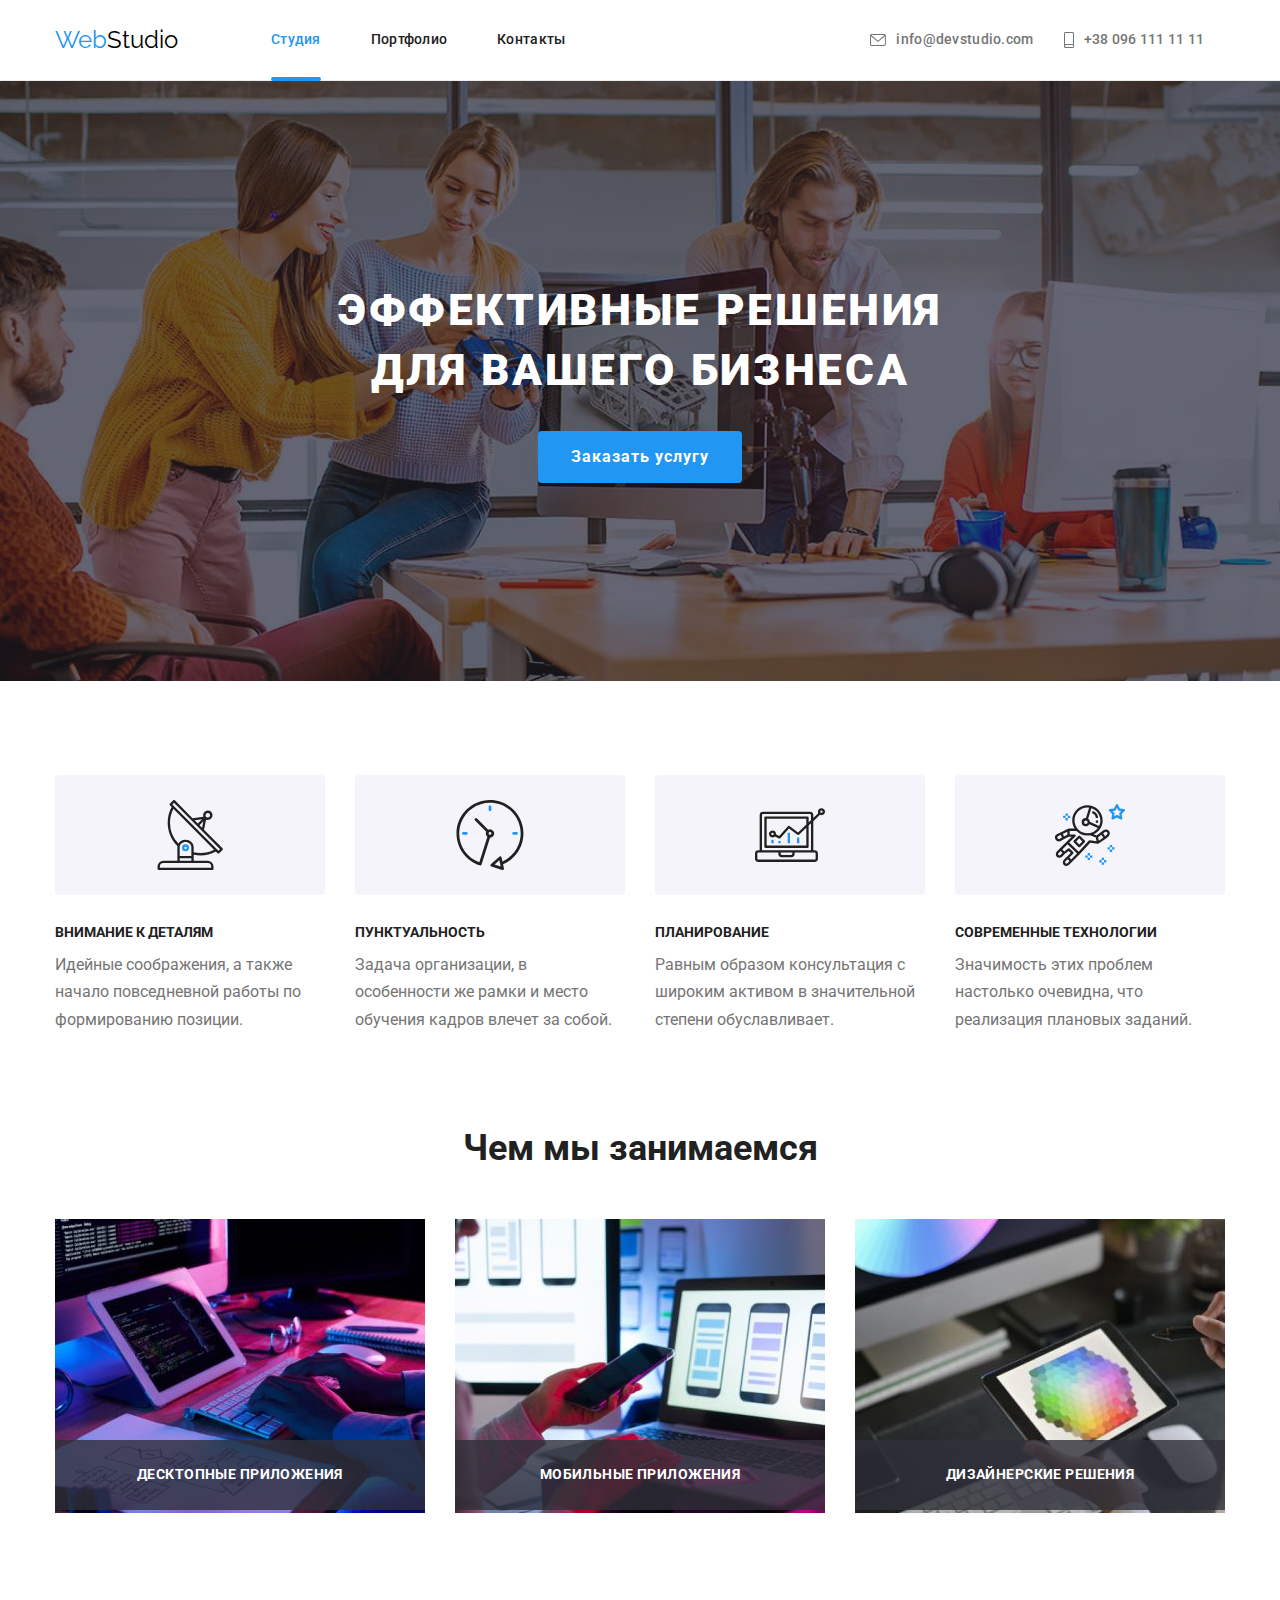
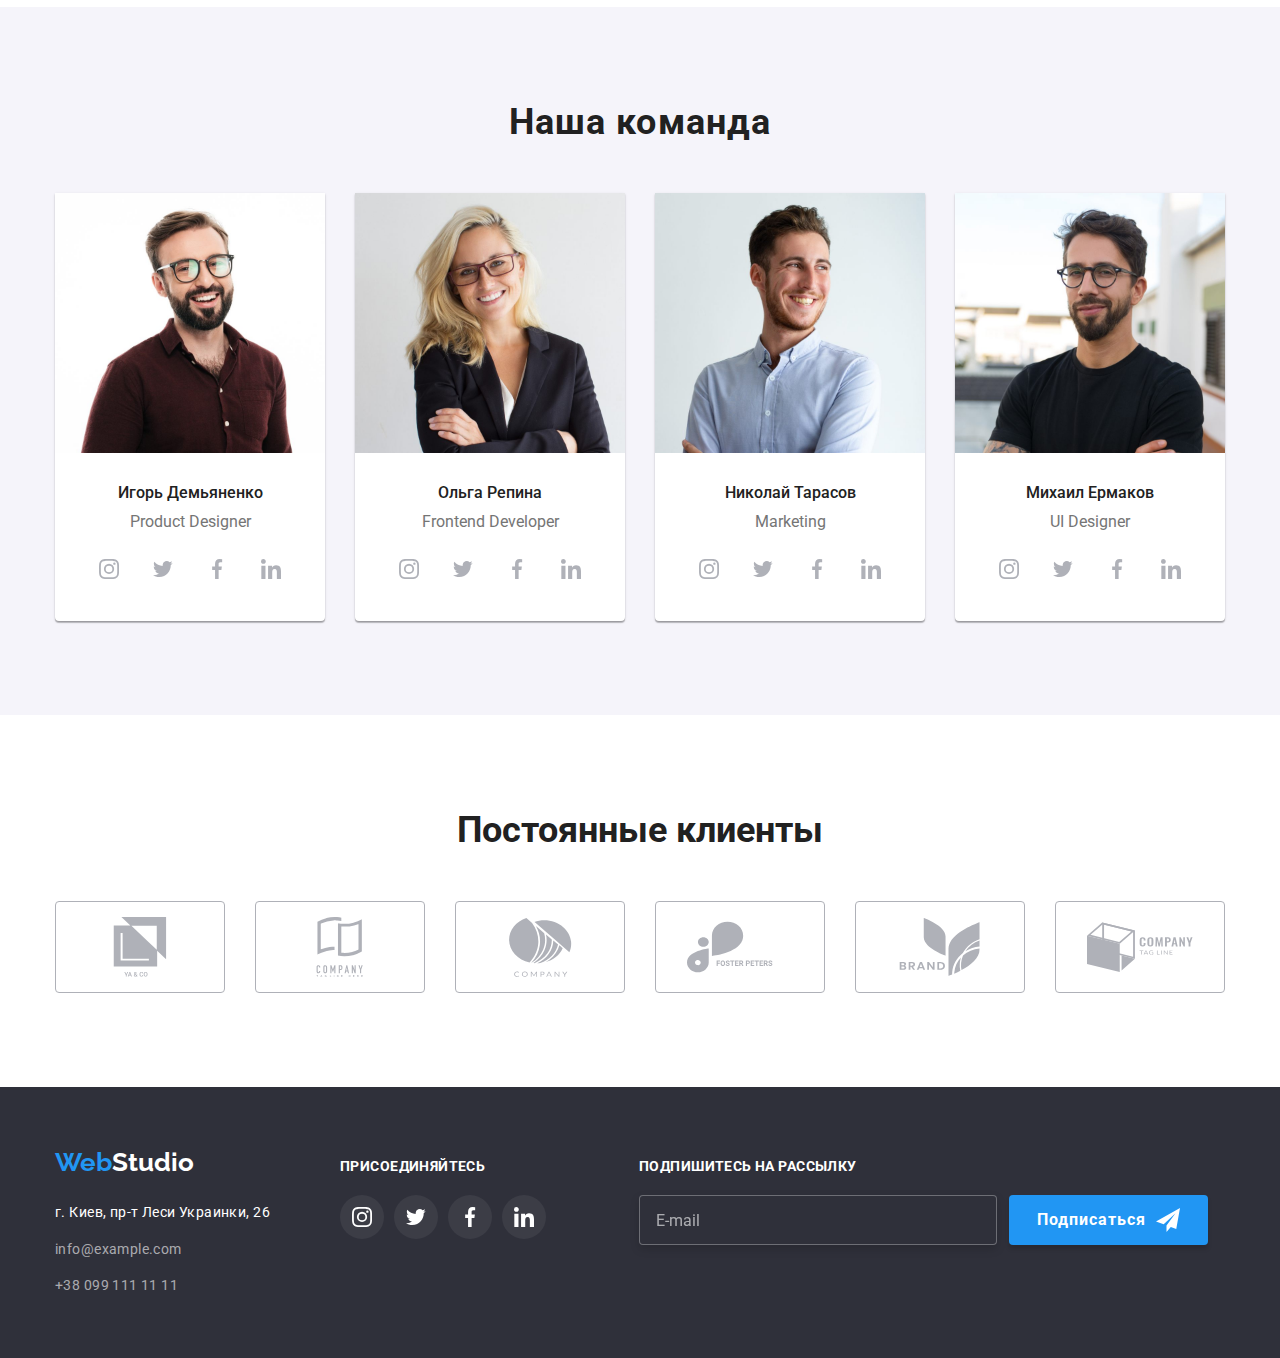
<file: index.html>
<!DOCTYPE html>
<html lang="ru">
  <head>
    <meta charset="UTF-8" />
    <meta name="viewport" content="width=device-width, initial-scale=1.0" />
    <title>WebStudio</title>
    <link rel="preconnect" href="https://fonts.googleapis.com" />
    <link rel="preconnect" href="https://fonts.gstatic.com" crossorigin />
    <link
      href="https://fonts.googleapis.com/css2?family=Raleway:wght@700&family=Roboto:wght@400;500;700;900&display=swap"
      rel="stylesheet"
    />
    <link
      rel="stylesheet"
      href="https://cdnjs.cloudflare.com/ajax/libs/modern-normalize/1.1.0/modern-normalize.css"
      integrity="sha512-Y0MM+V6ymRKN2zStTqzQ227DWhhp4Mzdo6gnlRnuaNCbc+YN/ZH0sBCLTM4M0oSy9c9VKiCvd4Jk44aCLrNS5Q=="
      crossorigin="anonymous"
      referrerpolicy="no-referrer"
    />
    <link rel="stylesheet" href="./css/main.min.css" />
  </head>
  <body>
    <!--Шапка страницы-->
    <header class="header">
      <div class="container">
        <nav class="header-nav">
            <a href="./index.html" class="logo" lang="en">
              Web<span class="logo--black">Studio</span></a>
              <button
                class="mob-menu"
                type="button"
                aria-expanded="false"
                aria-controls="menu-container"
                data-menu-button
              >
                <svg width="40" height="40" aria-label="Меню">
                  <use
                    class="mob-menu__open"
                    href="./images/icons.svg#mob-menu"
                  ></use>
                  <use
                    class="mob-menu__close"
                    href="./images/icons.svg#mob-close"
                  ></use>
                </svg>
              </button>
            <div class="menu-container" id="menu-container" data-menu>
                <ul class="nav-list">
                  <li class="nav-list__item">
                    <a
                      class="nav-list__link nav-list__link--current"
                      href="./index.html"
                      >Студия</a
                    >
                  </li>
                  <li class="nav-list__item">
                    <a class="nav-list__link" href="./portfolio.html">Портфолио</a>
                  </li>
                  <li class="nav-list__item">
                    <a class="nav-list__link" href="./contacts.html">Контакты</a>
                  </li>
                </ul>
                <div class="contact-tumb">
                  <ul class="contact-list">
                    <li class="contact-list__item">
                      <a class="contact-list__link-letter" href="mailto:info@devstudio.com">
                        <svg class="contact-list__icon" width="16" height="12">
                          <use href="./images/icons.svg#icon-envelope"></use>
                        </svg>
                        info@devstudio.com
                      </a>
                    </li>
                    <li class="contact-list__item">
                      <a class="contact-list__link-phone" href="tel:+380961111111">
                        <svg class="contact-list__icon " width="10" height="16">
                          <use href="./images/icons.svg#icon-smartphone"></use>
                        </svg>
                        +38 096 111 11 11</a
                      >
                    </li>
                  </ul>
                  <ul class="mobile-social">
                    <li class="mobile-social__item"><a class="mobile-social__link" href="">Instagram</a></li>
                    <li class="mobile-social__item"><a class="mobile-social__link" href="">Twitter</a></li>
                    <li class="mobile-social__item"><a class="mobile-social__link" href="">Facebook</a></li>
                    <li class="mobile-social__item"><a class="mobile-social__link" href="">LinkedIn</a></li>
                  </ul>
                </div>
              </div>
        </nav>
      </div>
    </header>
    

    <!-- -----------------------MAIN------------------->
    <main>
      <!-- ------------------------------Герой--------------------------------- -->
      <section class="hero">
        <div class="container">
          <h1 class="hero__title">Эффективные решения для вашего бизнеса</h1>
          <button class="hero-button" type="button" data-modal-open>
            Заказать услугу
          </button>
        </div>
      </section>
      <!------------------------------------Преимущества------------------------>
      <section class="section benefits">
        <div class="container">
          <h2 class="benefits__title visually-hidden">Наши преимущества</h2>
          <ul class="benefits__list">
            <li class="benefits__item">
              <div class="tumb">
                <svg width="70" height="70">
                  <use href="./images/icons.svg#icon-radar"></use>
                </svg>
              </div>
              <h3 class="benefits__subtitle">Внимание к деталям</h3>
              <p class="benefits__text">
                Идейные соображения, а также начало повседневной работы по
                формированию позиции.
              </p>
            </li>
            <li class="benefits__item">
              <div class="tumb">
                <svg width="70" height="70">
                  <use href="./images/icons.svg#icon-clock"></use>
                </svg>
              </div>
              <h3 class="benefits__subtitle">Пунктуальность</h3>
              <p class="benefits__text">
                Задача организации, в особенности же рамки и место обучения
                кадров влечет за собой.
              </p>
            </li>
            <li class="benefits__item">
              <div class="tumb">
                <svg class="benefits-icon" width="70" height="70">
                  <use href="./images/icons.svg#icon-diagram"></use>
                </svg>
              </div>
              <h3 class="benefits__subtitle">Планирование</h3>
              <p class="benefits__text">
                Равным образом консультация с широким активом в значительной
                степени обуславливает.
              </p>
            </li>
            <li class="benefits__item">
              <div class="tumb">
                <svg class="benefits-icon" width="70" height="70">
                  <use href="./images/icons.svg#icon-astronaut"></use>
                </svg>
              </div>
              <h3 class="benefits__subtitle">Современные технологии</h3>
              <p class="benefits__text">
                Значимость этих проблем настолько очевидна, что реализация
                плановых заданий.
              </p>
            </li>
          </ul>
        </div>
      </section>
      <!--------------------------Чем мы занимаемся----------------------->
      <section class="section activity">
        <div class="container">
          <h2 class="activity__title">Чем мы занимаемся</h2>
          <ul class="activity__list">
            <li class="activity__item">
              <img
                src="./images/box1.jpg"
                alt="Верстка сайта"
                width="370"
                height="294"
              />
              <p class="activity__subtitle">Десктопные приложения</p>
            </li>
            <li class="activity__item">
              <img
                src="./images/box2.jpg"
                alt="Адаптивная верстка для мобильных устройств"
                width="370"
                height="294"
              />
              <p class="activity__subtitle">Мобильные приложения</p>
            </li>
            <li class="activity__item">
              <img
                src="./images/box3.jpg"
                alt="Дизайн"
                width="370"
                height="294"
              />
              <p class="activity__subtitle">Дизайнерские решения</p>
            </li>
          </ul>
        </div>
      </section>

      <!--------------------------Наша команда------------------------->
      <section class="section team">
        <div class="container">
          <h2 class="team__title">Наша команда</h2>
          <ul class="team__list">
            <li class="team__item">
              <img
                src="./images/photo1.jpg"
                alt="Фото Игорь Демьяненко"
                width="100%"
              />
              <div class="team__description">
                <h3 class="team__subtitle">Игорь Демьяненко</h3>
                <p class="team__position">Product Designer</p>
                <ul class="social">
                  <li class="social__item">
                    <a class="social__link" href="">
                      <svg class="social__icon" width="20" height="20">
                        <use href="./images/icons.svg#icon-instagram"></use>
                      </svg>
                    </a>
                  </li>

                  <li class="social__item">
                    <a class="social__link" href="">
                      <svg class="social__icon" width="20" height="20">
                        <use href="./images/icons.svg#icon-twitter"></use>
                      </svg>
                    </a>
                  </li>

                  <li class="social__item">
                    <a class="social__link" href="">
                      <svg class="social__icon" width="20" height="20">
                        <use href="./images/icons.svg#icon-facebook"></use>
                      </svg>
                    </a>
                  </li>

                  <li class="social__item">
                    <a class="social__link" href="">
                      <svg class="social__icon" width="20" height="20">
                        <use href="./images/icons.svg#icon-linkedin"></use>
                      </svg>
                    </a>
                  </li>
                </ul>
              </div>
            </li>
            <li class="team__item">
              <img
                src="./images/photo2.jpg"
                alt="Фото Ольга Репина"
                width="100%"
              />
              <div class="team__description">
                <h3 class="team__subtitle">Ольга Репина</h3>
                <p class="team__position">Frontend Developer</p>
                <ul class="social">
                  <li class="social__item">
                    <a class="social__link" href="">
                      <svg class="social__icon" width="20" height="20">
                        <use href="./images/icons.svg#icon-instagram"></use>
                      </svg>
                    </a>
                  </li>

                  <li class="social__item">
                    <a class="social__link" href="">
                      <svg class="social__icon" width="20" height="20">
                        <use href="./images/icons.svg#icon-twitter"></use>
                      </svg>
                    </a>
                  </li>

                  <li class="social__item">
                    <a class="social__link" href="">
                      <svg class="social__icon" width="20" height="20">
                        <use href="./images/icons.svg#icon-facebook"></use>
                      </svg>
                    </a>
                  </li>

                  <li class="social__item">
                    <a class="social__link" href="">
                      <svg class="social__icon" width="20" height="20">
                        <use href="./images/icons.svg#icon-linkedin"></use>
                      </svg>
                    </a>
                  </li>
                </ul>
              </div>
            </li>
            <li class="team__item">
              <img
                src="./images/photo3.jpg"
                alt="Фото Николай Тарасов"
                width="100%"
              />
              <div class="team__description">
                <h3 class="team__subtitle">Николай Тарасов</h3>
                <p class="team__position">Marketing</p>
                <ul class="social">
                  <li class="social__item">
                    <a class="social__link" href="">
                      <svg class="social__icon" width="20" height="20">
                        <use href="./images/icons.svg#icon-instagram"></use>
                      </svg>
                    </a>
                  </li>

                  <li class="social__item">
                    <a class="social__link" href="">
                      <svg class="social__icon" width="20" height="20">
                        <use href="./images/icons.svg#icon-twitter"></use>
                      </svg>
                    </a>
                  </li>

                  <li class="social__item">
                    <a class="social__link" href="">
                      <svg class="social__icon" width="20" height="20">
                        <use href="./images/icons.svg#icon-facebook"></use>
                      </svg>
                    </a>
                  </li>

                  <li class="social__item">
                    <a class="social__link" href="">
                      <svg class="social__icon" width="20" height="20">
                        <use href="./images/icons.svg#icon-linkedin"></use>
                      </svg>
                    </a>
                  </li>
                </ul>
              </div>
            </li>
            <li class="team__item">
              <img
                src="./images/photo4.jpg"
                alt="Фото Михаил Ермаков"
                width="100%"
              />
              <div class="team__description">
                <h3 class="team__subtitle">Михаил Ермаков</h3>
                <p class="team__position">UI Designer</p>
                <ul class="social">
                  <li class="social__item">
                    <a class="social__link" href="">
                      <svg class="social__icon" width="20" height="20">
                        <use href="./images/icons.svg#icon-instagram"></use>
                      </svg>
                    </a>
                  </li>

                  <li class="social__item">
                    <a class="social__link" href="">
                      <svg class="social__icon" width="20" height="20">
                        <use href="./images/icons.svg#icon-twitter"></use>
                      </svg>
                    </a>
                  </li>

                  <li class="social__item">
                    <a class="social__link" href="">
                      <svg class="social__icon" width="20" height="20">
                        <use href="./images/icons.svg#icon-facebook"></use>
                      </svg>
                    </a>
                  </li>

                  <li class="social__item">
                    <a class="social__link" href="">
                      <svg class="social__icon" width="20" height="20">
                        <use href="./images/icons.svg#icon-linkedin"></use>
                      </svg>
                    </a>
                  </li>
                </ul>
              </div>
            </li>
          </ul>
        </div>
      </section>
      <!---------------- НАШИ КЛИЕНТЬ1 -------------------->
      <section class="clients section">
        <div class="container">
          <h2 class="clients__title">Постоянные клиенты</h2>
          <ul class="clients__list">
            <li class="clients__item">
              <a class="clients__link" href="">
                <svg class="clients__icon" width="106" height="60">
                  <use href="./images/icons.svg#icon-company1"></use>
                </svg>
              </a>
            </li>

            <li class="clients__item">
              <a class="clients__link" href="">
                <svg class="clients__icon" width="106" height="60">
                  <use href="./images/icons.svg#icon-company2"></use>
                </svg>
              </a>
            </li>

            <li class="clients__item">
              <a class="clients__link" href="">
                <svg class="clients__icon" width="106" height="60">
                  <use href="./images/icons.svg#icon-company3"></use>
                </svg>
              </a>
            </li>

            <li class="clients__item">
              <a class="clients__link" href="">
                <svg class="clients__icon" width="106" height="60">
                  <use href="./images/icons.svg#icon-company4"></use>
                </svg>
              </a>
            </li>

            <li class="clients__item">
              <a class="clients__link" href="">
                <svg class="clients__icon" width="106" height="60">
                  <use href="./images/icons.svg#icon-company5"></use>
                </svg>
              </a>
            </li>

            <li class="clients__item">
              <a class="clients__link" href="">
                <svg class="clients__icon" width="106" height="60">
                  <use href="./images/icons.svg#icon-company6"></use>
                </svg>
              </a>
            </li>
          </ul>
        </div>
      </section>
    </main>
    <!-----------------------Футер---------------------------->
    <footer class="footer">
      <div class="container">
        <div class="footer__tumb">
          <div class="footer__address">
            <a href="./index.html" class="footer__logo" lang="en">
              <span class="footer__logo--accent">Web</span>Studio</a
            >
            <address>
              <ul class="address-list">
                <li class="address-list__item">
                  <a
                    class="address-list__link address-list__link--white"
                    href="https://goo.gl/maps/9nFmkoWLw5My4v6r6"
                    target="_blank"
                    rel="noopener nofollow noreferrer"
                  >
                    г. Киев, пр-т Леси Украинки, 26</a
                  >
                </li>
                <li class="address-list__item">
                  <a class="address-list__link" href="mailto:info@example.com"
                    >info@example.com</a
                  >
                </li>
                <li class="address-list__item">
                  <a class="address-list__link" href="tel:+380991111111"
                    >+38 099 111 11 11</a
                  >
                </li>
              </ul>
            </address>
          </div>
          <!----------FOOTER SOCIAL--------->
          <div class="footer-social">
            <p class="footer-social__title">Присоединяйтесь</p>
            <ul class="footer-social__list">
              <li class="footer-social__item">
                <a class="footer-social__link" href="">
                  <svg class="footer-social__icon" width="20" height="20">
                    <use href="./images/icons.svg#icon-instagram"></use>
                  </svg>
                </a>
              </li>

              <li class="footer-social__item">
                <a class="footer-social__link" href="">
                  <svg class="footer-social__icon" width="20" height="20">
                    <use href="./images/icons.svg#icon-twitter"></use>
                  </svg>
                </a>
              </li>

              <li class="footer-social__item">
                <a class="footer-social__link" href="">
                  <svg class="footer-social__icon" width="20" height="20">
                    <use href="./images/icons.svg#icon-facebook"></use>
                  </svg>
                </a>
              </li>

              <li class="footer-social__item">
                <a class="footer-social__link" href="">
                  <svg class="footer-social__icon" width="20" height="20">
                    <use href="./images/icons.svg#icon-linkedin"></use>
                  </svg>
                </a>
              </li>
            </ul>
          </div>

          <div class="subscribe">
            
              <p class="subscribe__title">Подпишитесь на рассылку</p>
            <div class="subscribe-form">
              <label class="subscribe-form__label" for="submit-mail"></label>
              <input
                class="subscribe-form__input"
                type="email"
                name="submit-mail"
                id="submit-mail"
                placeholder="E-mail"
              />

              <button class="subscribe-form__btn" type="submit">
                Подписаться
                <svg class="subscribe-form__icon" width="24px" height="24px">
                  <use href="./images/icons.svg#submit-icon"></use>
                </svg>
              </button>
            </div>
          </div>
        </div>
      </div>
    </footer>

    <!------------------ MODAL WINDOW ------------------>
    <div class="backdrop is-hidden" data-modal>
      <div class="modal">
        <button type="button" class="modal__close-btn" data-modal-close>
          <svg class="modal__icon-close" width="18" height="18">
            <use href="./images/icons.svg#close"></use>
          </svg>
        </button>

        <form class="form">
            <span class="form__title">Оставьте свои данные, мы вам перезвоним</span>
                 
            <div class="form__field form__field--top-margin">
              <label class="form__label" for="name">Имя</label>
              <input class="form__input" type="text" name="name" id="name">
              <svg class="form__input-icon" width="18" height="18">
                <use
                    href="./images/icons.svg#icon-person"
                ></use>
              </svg>
            </div>
            <div class="form__field">
              <label class="form__label" for="tel">Телефон</label>
              <input class="form__input" type="tel" name="tel" id="tel">
              <svg class="form__input-icon" width="18" height="18">
                <use
                    href="./images/icons.svg#icon-phone"
                ></use>
              </svg>
            </div>
            <div class="form__field">
              <label class="form__label" for="email">Почта</label>
              <input class="form__input" type="email" name="email" id="email">
              <svg class="form__input-icon" width="18" height="18">
                <use
                    href="./images/icons.svg#icon-email"
                ></use>
              </svg>
            </div>
            <div class="form__field">
              <label class="form__label" for="comment">Комментарий</label>
              <textarea class="form__comment" name="comment" id="comment" rows="9" placeholder="Введите текст"></textarea>
            </div>


            <div class="form__field-checkbox">
              
              <label class="form__policy-label" for="policy"></a> 
                <input class="form__checkbox" type="checkbox" name="policy" id="policy">
                <span class="form__icon-checkbox"></span>
                Соглашаюсь с рассылкой и принимаю <a class="form__policy-link" href="">Условия договора</a>
              </label>
              
            </div>
            <button class="form__btn" type="submit">Отправить</button>
          </form>


      </div>
    </div>
    <script src="./js/modal.js"></script>
    <script src="./js/mobile-menu.js"></script>
  </body>
</html>
</file>
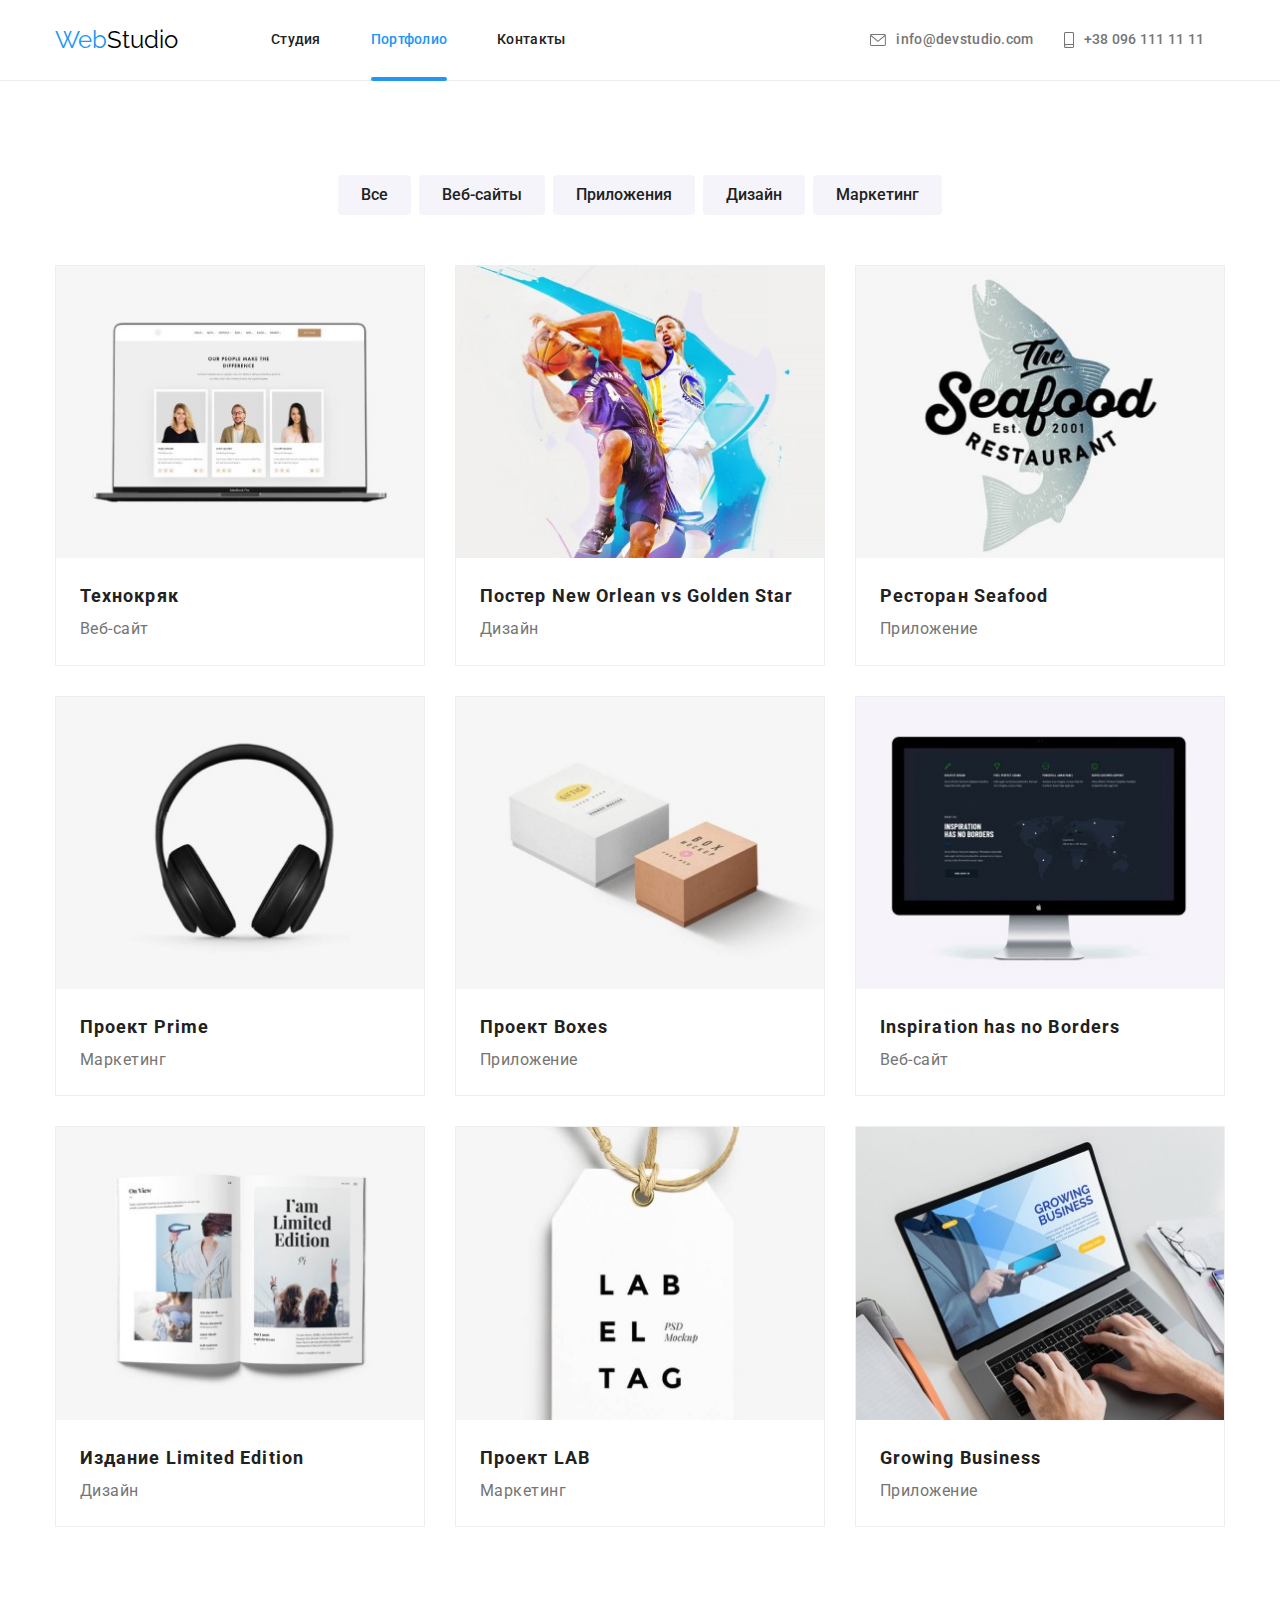
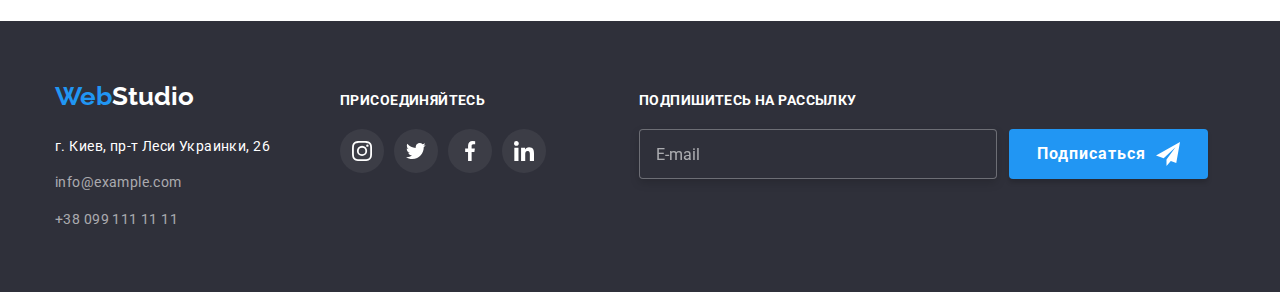
<file: portfolio.html>
<!DOCTYPE html>
<html lang="ru">
  <head>
    <meta charset="UTF-8" />
    <meta name="viewport" content="width=device-width, initial-scale=1.0" />
    <title>WebStudio</title>
    <link rel="preconnect" href="https://fonts.googleapis.com" />
    <link rel="preconnect" href="https://fonts.gstatic.com" crossorigin />
    <link
      href="https://fonts.googleapis.com/css2?family=Raleway:wght@700&family=Roboto:wght@400;500;700;900&display=swap"
      rel="stylesheet"
    />
    <link
      rel="stylesheet"
      href="https://cdnjs.cloudflare.com/ajax/libs/modern-normalize/1.1.0/modern-normalize.css"
      integrity="sha512-Y0MM+V6ymRKN2zStTqzQ227DWhhp4Mzdo6gnlRnuaNCbc+YN/ZH0sBCLTM4M0oSy9c9VKiCvd4Jk44aCLrNS5Q=="
      crossorigin="anonymous"
      referrerpolicy="no-referrer"
    />
    <link rel="stylesheet" href="./css/main.min.css" />
  </head>
  <body>
    <!--Шапка страницы-->
    <header class="header">
      <div class="container">
        <nav class="header-nav">
          <a href="./index.html" class="logo" lang="en">
            Web<span class="logo--black">Studio</span></a
          >
          <button
            class="mob-menu"
            type="button"
            aria-expanded="false"
            aria-controls="menu-container"
            data-menu-button
          >
            <svg width="40" height="40" aria-label="Меню">
              <use
                class="mob-menu__open"
                href="./images/icons.svg#mob-menu"
              ></use>
              <use
                class="mob-menu__close"
                href="./images/icons.svg#mob-close"
              ></use>
            </svg>
          </button>
          <div class="menu-container" id="menu-container" data-menu>
            <ul class="nav-list">
              <li class="nav-list__item">
                <a class="nav-list__link" href="./index.html">Студия</a>
              </li>
              <li class="nav-list__item">
                <a
                  class="nav-list__link nav-list__link--current"
                  href="./portfolio.html"
                  >Портфолио</a
                >
              </li>
              <li class="nav-list__item">
                <a class="nav-list__link" href="./contacts.html">Контакты</a>
              </li>
            </ul>
            <div class="contact-tumb">
              <ul class="contact-list">
                <li class="contact-list__item">
                  <a
                    class="contact-list__link-letter"
                    href="mailto:info@devstudio.com"
                  >
                    <svg class="contact-list__icon" width="16" height="12">
                      <use href="./images/icons.svg#icon-envelope"></use>
                    </svg>
                    info@devstudio.com
                  </a>
                </li>
                <li class="contact-list__item">
                  <a class="contact-list__link-phone" href="tel:+380961111111">
                    <svg class="contact-list__icon" width="10" height="16">
                      <use href="./images/icons.svg#icon-smartphone"></use>
                    </svg>
                    +38 096 111 11 11</a
                  >
                </li>
              </ul>
              <ul class="mobile-social">
                <li class="mobile-social__item">
                  <a class="mobile-social__link" href="">Instagram</a>
                </li>
                <li class="mobile-social__item">
                  <a class="mobile-social__link" href="">Twitter</a>
                </li>
                <li class="mobile-social__item">
                  <a class="mobile-social__link" href="">Facebook</a>
                </li>
                <li class="mobile-social__item">
                  <a class="mobile-social__link" href="">LinkedIn</a>
                </li>
              </ul>
            </div>
          </div>
        </nav>
      </div>
    </header>

    <!----------------------- ОСНОВНИЙ КОНТЕНТ------------------------ -->
    <main>
      <section class="section portfolio">
        <div class="container">
          <h1 class="portfolio__title visually-hidden">Наши работы</h1>
          <ul class="btn-list">
            <li class="btn-list__item">
              <button class="btn-list__button" type="button">Все</button>
            </li>
            <li class="btn-list__item">
              <button class="btn-list__button" type="button">Веб-сайты</button>
            </li>
            <li class="btn-list__item">
              <button class="btn-list__button" type="button">Приложения</button>
            </li>
            <li class="btn-list__item">
              <button class="btn-list__button" type="button">Дизайн</button>
            </li>
            <li class="btn-list__item">
              <button class="btn-list__button" type="button">Маркетинг</button>
            </li>
          </ul>

          <ul class="portfolio-list">
            <li class="portfolio-list__item">
              <div class="portfolio-list__tumb">
                <picture>
                  <source
                    media="(min-width: 1200px)"
                    srcset="
                      ./images/portfolio/1-pc.jpg   1x,
                      ./images/portfolio/1-pc2x.jpg 2x
                    "
                  />
                  <source
                    media="(min-width: 768px)"
                    srcset="
                      ./images/portfolio/1-tab.jpg   1x,
                      ./images/portfolio/1-tab2x.jpg 2x
                    "
                  />
                  <source
                    media="(max-width: 767px)"
                    srcset="
                      ./images/portfolio/1-mob.jpg   1x,
                      ./images/portfolio/1-mob2x.jpg 2x
                    "
                  />
                  <img
                    src="./images/portfolio/1-mob.jpg"
                    alt="Веб-сайт Технокряк"
                  />
                </picture>
                <div class="portfolio-list__overlay">
                  <p class="portfolio-list__overlay-text">
                    Ресурс предлагает комплексные предложения с разным уровнем
                    функционала и сервисов. Все это позволит посетителю получить
                    исчерпывающие сведения о компании или частном лице.
                  </p>
                </div>
              </div>
              <div class="portfolio-list__description">
                <h2 class="portfolio-list__subtitle">Технокряк</h2>
                <p class="portfolio-list__text">Веб-сайт</p>
              </div>
            </li>

            <li class="portfolio-list__item">
              <div class="portfolio-list__tumb">
                <picture>
                  <source
                    media="(min-width: 1200px)"
                    srcset="
                      ./images/portfolio/2-pc.jpg   1x,
                      ./images/portfolio/2-pc2x.jpg 2x
                    "
                  />
                  <source
                    media="(min-width: 768px)"
                    srcset="
                      ./images/portfolio/2-tab.jpg   1x,
                      ./images/portfolio/2-tab2x.jpg 2x
                    "
                  />
                  <source
                    media="(max-width: 767px)"
                    srcset="
                      ./images/portfolio/2-mob.jpg   1x,
                      ./images/portfolio/2-mob2x.jpg 2x
                    "
                  />
                  <img
                    src="./images/portfolio/2-mob.jpg"
                    alt="Постер New Orlean vs Golden Star"
                  />
                </picture>
                <div class="portfolio-list__overlay">
                  <p class="portfolio-list__overlay-text">
                    Ресурс предлагает комплексные предложения с разным уровнем
                    функционала и сервисов. Все это позволит посетителю получить
                    исчерпывающие сведения о компании или частном лице.
                  </p>
                </div>
              </div>

              <div class="portfolio-list__description">
                <h2 class="portfolio-list__subtitle">
                  Постер New Orlean vs Golden Star
                </h2>
                <p class="portfolio-list__text">Дизайн</p>
              </div>
            </li>

            <li class="portfolio-list__item">
              <div class="portfolio-list__tumb">
                <picture>
                  <source
                    media="(min-width: 1200px)"
                    srcset="
                      ./images/portfolio/3-pc.jpg   1x,
                      ./images/portfolio/3-pc2x.jpg 2x
                    "
                  />
                  <source
                    media="(min-width: 768px)"
                    srcset="
                      ./images/portfolio/3-tab.jpg   1x,
                      ./images/portfolio/3-tab2x.jpg 2x
                    "
                  />
                  <source
                    media="(max-width: 767px)"
                    srcset="
                      ./images/portfolio/3-mob.jpg   1x,
                      ./images/portfolio/3-mob2x.jpg 2x
                    "
                  />
                  <img
                    src="./images/portfolio/3-mob.jpg"
                    alt="Ресторан Seafood"
                  />
                </picture>
                <div class="portfolio-list__overlay">
                  <p class="portfolio-list__overlay-text">
                    Ресурс предлагает комплексные предложения с разным уровнем
                    функционала и сервисов. Все это позволит посетителю получить
                    исчерпывающие сведения о компании или частном лице.
                  </p>
                </div>
              </div>
              <div class="portfolio-list__description">
                <h2 class="portfolio-list__subtitle">Ресторан Seafood</h2>
                <p class="portfolio-list__text">Приложение</p>
              </div>
            </li>

            <li class="portfolio-list__item">
              <div class="portfolio-list__tumb">
                <picture>
                  <source
                    media="(min-width: 1200px)"
                    srcset="
                      ./images/portfolio/4-pc.jpg   1x,
                      ./images/portfolio/4-pc2x.jpg 2x
                    "
                  />
                  <source
                    media="(min-width: 768px)"
                    srcset="
                      ./images/portfolio/4-tab.jpg   1x,
                      ./images/portfolio/4-tab2x.jpg 2x
                    "
                  />
                  <source
                    media="(max-width: 767px)"
                    srcset="
                      ./images/portfolio/4-mob.jpg   1x,
                      ./images/portfolio/4-mob2x.jpg 2x
                    "
                  />
                  <img src="./images/portfolio/4-mob.jpg" alt="Проект Prime" />
                </picture>
                <div class="portfolio-list__overlay">
                  <p class="portfolio-list__overlay-text">
                    Ресурс предлагает комплексные предложения с разным уровнем
                    функционала и сервисов. Все это позволит посетителю получить
                    исчерпывающие сведения о компании или частном лице.
                  </p>
                </div>
              </div>
              <div class="portfolio-list__description">
                <h2 class="portfolio-list__subtitle">Проект Prime</h2>
                <p class="portfolio-list__text">Маркетинг</p>
              </div>
            </li>

            <li class="portfolio-list__item">
              <div class="portfolio-list__tumb">
                <picture>
                  <source
                    media="(min-width: 1200px)"
                    srcset="
                      ./images/portfolio/5-pc.jpg   1x,
                      ./images/portfolio/5-pc2x.jpg 2x
                    "
                  />
                  <source
                    media="(min-width: 768px)"
                    srcset="
                      ./images/portfolio/5-tab.jpg   1x,
                      ./images/portfolio/5-tab2x.jpg 2x
                    "
                  />
                  <source
                    media="(max-width: 767px)"
                    srcset="
                      ./images/portfolio/5-mob.jpg   1x,
                      ./images/portfolio/5-mob2x.jpg 2x
                    "
                  />
                  <img src="./images/portfolio/5-mob.jpg" alt="Проект Boxes" />
                </picture>
                <div class="portfolio-list__overlay">
                  <p class="portfolio-list__overlay-text">
                    Ресурс предлагает комплексные предложения с разным уровнем
                    функционала и сервисов. Все это позволит посетителю получить
                    исчерпывающие сведения о компании или частном лице.
                  </p>
                </div>
              </div>
              <div class="portfolio-list__description">
                <h2 class="portfolio-list__subtitle">Проект Boxes</h2>
                <p class="portfolio-list__text">Приложение</p>
              </div>
            </li>

            <li class="portfolio-list__item">
              <div class="portfolio-list__tumb">
                <picture>
                  <source
                    media="(min-width: 1200px)"
                    srcset="
                      ./images/portfolio/6-pc.jpg   1x,
                      ./images/portfolio/6-pc2x.jpg 2x
                    "
                  />
                  <source
                    media="(min-width: 768px)"
                    srcset="
                      ./images/portfolio/6-tab.jpg   1x,
                      ./images/portfolio/6-tab2x.jpg 2x
                    "
                  />
                  <source
                    media="(max-width: 767px)"
                    srcset="
                      ./images/portfolio/6-mob.jpg   1x,
                      ./images/portfolio/6-mob2x.jpg 2x
                    "
                  />
                  <img
                    src="./images/portfolio/6-mob.jpg"
                    alt="Веб-сайт Inspiration has no Borders"
                  />
                </picture>
                <div class="portfolio-list__overlay">
                  <p class="portfolio-list__overlay-text">
                    Ресурс предлагает комплексные предложения с разным уровнем
                    функционала и сервисов. Все это позволит посетителю получить
                    исчерпывающие сведения о компании или частном лице.
                  </p>
                </div>
              </div>
              <div class="portfolio-list__description">
                <h2 class="portfolio-list__subtitle">
                  Inspiration has no Borders
                </h2>
                <p class="portfolio-list__text">Веб-сайт</p>
              </div>
            </li>

            <li class="portfolio-list__item">
              <div class="portfolio-list__tumb">
                <picture>
                  <source
                    media="(min-width: 1200px)"
                    srcset="
                      ./images/portfolio/7-pc.jpg   1x,
                      ./images/portfolio/7-pc2x.jpg 2x
                    "
                  />
                  <source
                    media="(min-width: 768px)"
                    srcset="
                      ./images/portfolio/7-tab.jpg   1x,
                      ./images/portfolio/7-tab2x.jpg 2x
                    "
                  />
                  <source
                    media="(max-width: 767px)"
                    srcset="
                      ./images/portfolio/7-mob.jpg   1x,
                      ./images/portfolio/7-mob2x.jpg 2x
                    "
                  />
                  <img
                    src="./images/portfolio/7-mob.jpg"
                    alt="Издание Limited Edition"
                  />
                </picture>
                <div class="portfolio-list__overlay">
                  <p class="portfolio-list__overlay-text">
                    Ресурс предлагает комплексные предложения с разным уровнем
                    функционала и сервисов. Все это позволит посетителю получить
                    исчерпывающие сведения о компании или частном лице.
                  </p>
                </div>
              </div>
              <div class="portfolio-list__description">
                <h2 class="portfolio-list__subtitle">
                  Издание Limited Edition
                </h2>
                <p class="portfolio-list__text">Дизайн</p>
              </div>
            </li>
            <li class="portfolio-list__item">
              <div class="portfolio-list__tumb">
                <picture>
                  <source
                    media="(min-width: 1200px)"
                    srcset="
                      ./images/portfolio/8-pc.jpg   1x,
                      ./images/portfolio/8-pc2x.jpg 2x
                    "
                  />
                  <source
                    media="(min-width: 768px)"
                    srcset="
                      ./images/portfolio/8-tab.jpg   1x,
                      ./images/portfolio/8-tab2x.jpg 2x
                    "
                  />
                  <source
                    media="(max-width: 767px)"
                    srcset="
                      ./images/portfolio/8-mob.jpg   1x,
                      ./images/portfolio/8-mob2x.jpg 2x
                    "
                  />
                  <img src="./images/portfolio/8-mob.jpg" alt="Проект LAB" />
                </picture>
                <div class="portfolio-list__overlay">
                  <p class="portfolio-list__overlay-text">
                    Ресурс предлагает комплексные предложения с разным уровнем
                    функционала и сервисов. Все это позволит посетителю получить
                    исчерпывающие сведения о компании или частном лице.
                  </p>
                </div>
              </div>

              <div class="portfolio-list__description">
                <h2 class="portfolio-list__subtitle">Проект LAB</h2>
                <p class="portfolio-list__text">Маркетинг</p>
              </div>
            </li>
            <li class="portfolio-list__item">
              <div class="portfolio-list__tumb">
                <picture>
                  <source
                    media="(min-width: 1200px)"
                    srcset="
                      ./images/portfolio/9-pc.jpg   1x,
                      ./images/portfolio/9-pc2x.jpg 2x
                    "
                  />
                  <source
                    media="(min-width: 768px)"
                    srcset="
                      ./images/portfolio/9-tab.jpg   1x,
                      ./images/portfolio/9-tab2x.jpg 2x
                    "
                  />
                  <source
                    media="(max-width: 767px)"
                    srcset="
                      ./images/portfolio/9-mob.jpg   1x,
                      ./images/portfolio/9-mob2x.jpg 2x
                    "
                  />
                  <img
                    src="./images/portfolio/9-mob.jpg"
                    alt="Growing Business"
                  />
                </picture>
                <div class="portfolio-list__overlay">
                  <p class="portfolio-list__overlay-text">
                    Ресурс предлагает комплексные предложения с разным уровнем
                    функционала и сервисов. Все это позволит посетителю получить
                    исчерпывающие сведения о компании или частном лице.
                  </p>
                </div>
              </div>
              <div class="portfolio-list__description">
                <h2 class="portfolio-list__subtitle">Growing Business</h2>
                <p class="portfolio-list__text">Приложение</p>
              </div>
            </li>
          </ul>
        </div>
      </section>
    </main>
    <!------------------------------Футер-------------------------->
    <footer class="footer">
      <div class="container">
        <div class="footer__tumb">
          <div class="footer__address">
            <a href="./index.html" class="footer__logo" lang="en">
              <span class="footer__logo--accent">Web</span>Studio</a
            >
            <address>
              <ul class="address-list">
                <li class="address-list__item">
                  <a
                    class="address-list__link address-list__link--white"
                    href="https://goo.gl/maps/9nFmkoWLw5My4v6r6"
                    target="_blank"
                    rel="noopener nofollow noreferrer"
                  >
                    г. Киев, пр-т Леси Украинки, 26</a
                  >
                </li>
                <li class="address-list__item">
                  <a class="address-list__link" href="mailto:info@example.com"
                    >info@example.com</a
                  >
                </li>
                <li class="address-list__item">
                  <a class="address-list__link" href="tel:+380991111111"
                    >+38 099 111 11 11</a
                  >
                </li>
              </ul>
            </address>
          </div>
          <!----------FOOTER SOCIAL--------->
          <div class="footer-social">
            <p class="footer-social__title">Присоединяйтесь</p>
            <ul class="footer-social__list">
              <li class="footer-social__item">
                <a class="footer-social__link" href="">
                  <svg class="footer-social__icon" width="20" height="20">
                    <use href="./images/icons.svg#icon-instagram"></use>
                  </svg>
                </a>
              </li>

              <li class="footer-social__item">
                <a class="footer-social__link" href="">
                  <svg class="footer-social__icon" width="20" height="20">
                    <use href="./images/icons.svg#icon-twitter"></use>
                  </svg>
                </a>
              </li>

              <li class="footer-social__item">
                <a class="footer-social__link" href="">
                  <svg class="footer-social__icon" width="20" height="20">
                    <use href="./images/icons.svg#icon-facebook"></use>
                  </svg>
                </a>
              </li>

              <li class="footer-social__item">
                <a class="footer-social__link" href="">
                  <svg class="footer-social__icon" width="20" height="20">
                    <use href="./images/icons.svg#icon-linkedin"></use>
                  </svg>
                </a>
              </li>
            </ul>
          </div>

          <div class="subscribe">
            <p class="subscribe__title">Подпишитесь на рассылку</p>
            <div class="subscribe-form">
              <label class="subscribe-form__label" for="submit-mail"></label>
              <input
                class="subscribe-form__input"
                type="email"
                name="submit-mail"
                id="submit-mail"
                placeholder="E-mail"
              />

              <button class="subscribe-form__btn" type="submit">
                Подписаться
                <svg class="subscribe-form__icon" width="24px" height="24px">
                  <use href="./images/icons.svg#submit-icon"></use>
                </svg>
              </button>
            </div>
          </div>
        </div>
      </div>
    </footer>
    <script src="./js/mobile-menu.js"></script>
  </body>
</html>
</file>
<file: css/main.min.css>
html{box-sizing:border-box}*,*::before,*::after{box-sizing:inherit}h1,h2,h3,h4,h5,h6,p,ul{margin:0;padding:0}ul{list-style-type:none}body{background-color:#fff;font-family:"Roboto",sans-serif}img{display:block;max-width:100%;height:auto}.no-scroll{overflow:hidden}.container{width:100%;padding-left:15px;padding-right:15px;margin:0 auto}@media screen and (min-width: 480px){.container{width:480px}}@media screen and (min-width: 768px){.container{width:768px}}@media screen and (min-width: 1200px){.container{width:1200px}}.section{padding-top:94px;padding-bottom:94px}@media screen and (min-width: 480px)and (max-width: 1199px){.section{padding-top:60px;padding-bottom:60px}}.visually-hidden{position:absolute;white-space:nowrap;width:1px;height:1px;overflow:hidden;border:0;padding:0;clip:rect(0 0 0 0);clip-path:inset(50%);margin:-1px}.header{position:relative;border-bottom:1px solid #ececec}.header-nav{display:flex;align-items:center;justify-content:space-between;height:60px}@media screen and (min-width: 768px){.header-nav{height:80px}}.logo{text-decoration:none;font-family:"Raleway",sans-serif;font-size:24px;line-height:1.17;color:#2196f3}.logo--black{color:#000}.mob-menu{display:flex;z-index:2;padding:0;margin:0;border:none;background-color:rgba(0,0,0,0)}@media screen and (min-width: 768px){.mob-menu{display:none}}.mob-menu:hover{fill:#2196f3}.mob-menu__close{display:none}.mob-menu.is-open .mob-menu__close{display:block;position:absolute;fill:#212121}.mob-menu.is-open .mob-menu__close:hover,.mob-menu.is-open .mob-menu__close:focus{fill:#2196f3}.mob-menu.is-open .mob-menu__open{display:none}.menu-container{display:none;background-color:#fff}.menu-container.is-open{display:flex;padding:48px 40px;position:fixed;z-index:1;top:0;left:0;width:100%;flex-direction:column;height:100vh;justify-content:space-between}@media screen and (min-width: 768px){.menu-container{display:flex;flex-grow:2;height:100%}}.nav-list{display:flex;padding-left:0;font-weight:500;line-height:1.14;letter-spacing:.02em;top:100%;left:0;width:100%;flex-direction:column}@media screen and (min-width: 768px){.nav-list{flex-direction:row;align-items:center;justify-content:center;align-items:flex-end;gap:50px}}@media screen and (min-width: 1200px){.nav-list{justify-content:flex-start;margin-left:93px;margin-right:305px;width:auto}}.nav-list__link{position:relative;display:block;padding-bottom:32px;font-weight:500;font-size:40px;line-height:47px;letter-spacing:.02em;text-decoration:inherit;color:#212121;transition:color 250ms cubic-bezier(0.4, 0, 0.2, 1)}.nav-list__link:hover,.nav-list__link:focus{color:#2196f3}@media screen and (min-width: 768px){.nav-list__link{font-size:14px;line-height:1.14}}.nav-list__link--current{color:#2196f3}@media screen and (min-width: 768px){.nav-list__link--current::after{position:absolute;content:"";display:block;bottom:-1px;width:100%;height:4px;border-radius:4px;background-color:#2196f3}}@media screen and (min-width: 1200px){.contact-tumb{display:flex}}.contact-list{display:flex;padding-left:0;font-weight:500;line-height:1.14;letter-spacing:.02em;flex-direction:column-reverse;align-items:flex-start}@media screen and (min-width: 768px)and (max-width: 1199px){.contact-list{flex-direction:column}}@media screen and (min-width: 1200px){.contact-list{flex-direction:row;align-items:center;gap:30px}}.contact-list__link-letter{display:flex;text-decoration:none;align-items:center;font-weight:500;font-size:24px;line-height:1.17;letter-spacing:.02em;margin-bottom:64px;color:#757575}@media screen and (min-width: 768px){.contact-list__link-letter{font-size:12px;margin-top:21px;margin-bottom:10px}}@media screen and (min-width: 1200px){.contact-list__link-letter{font-size:14px;line-height:1.14;margin-top:0;margin-bottom:0;transition:color 250ms cubic-bezier(0.4, 0, 0.2, 1)}}.contact-list__link-letter:hover,.contact-list__link-letter:focus{color:#2196f3}.contact-list__link-phone{display:flex;text-decoration:none;align-items:center;font-weight:500;font-size:34px;line-height:1.16;color:#2196f3;letter-spacing:.02em;margin-bottom:32px}@media screen and (min-width: 768px){.contact-list__link-phone{font-size:12px;margin-bottom:0;color:#757575}}@media screen and (min-width: 1200px){.contact-list__link-phone{font-size:14px;line-height:1.14;transition:color 250ms cubic-bezier(0.4, 0, 0.2, 1)}.contact-list__link-phone:hover,.contact-list__link-phone:focus{color:#2196f3}}.contact-list__icon{display:none}@media screen and (min-width: 768px){.contact-list__icon{display:inline-block;margin-right:8px;fill:currentColor}}@media screen and (min-width: 1200px){.contact-list__icon{display:inline-block;margin-right:10px;fill:currentColor}}.mobile-social{display:flex;flex-wrap:wrap}@media screen and (min-width: 768px){.mobile-social{display:none}}.mobile-social__item:not(:last-child){margin-right:10px;border-right:1px solid rgba(33,33,33,.2);padding-right:10px}.mobile-social__link{font-weight:500;font-size:18px;line-height:1.22;letter-spacing:.02em;color:#2196f3;list-style:none;text-decoration:none}.hero{max-width:480px;height:400px;padding-top:118px;padding-bottom:118px;margin:0 auto;background-image:linear-gradient(to right, rgba(47, 48, 58, 0.4), rgba(47, 48, 58, 0.4)),url("../images/hero/hero-mob.jpg");background-repeat:no-repeat;background-position:center;background-size:cover}@media(min-device-pixel-ratio: 2),(-webkit-min-device-pixel-ratio: 2),(min-resolution: 192dpi),(min-resolution: 2dppx){.hero{background-image:linear-gradient(to right, rgba(47, 48, 58, 0.4), rgba(47, 48, 58, 0.4)),url("../images/hero/hero-mob2x.jpg")}}@media screen and (min-width: 768px){.hero{max-width:768px;background-image:linear-gradient(to right, rgba(47, 48, 58, 0.4), rgba(47, 48, 58, 0.4)),url("../images/hero/hero-tab.jpg")}}@media screen and (min-width: 768px)and (min-device-pixel-ratio: 2),screen and (min-width: 768px)and (-webkit-min-device-pixel-ratio: 2),screen and (min-width: 768px)and (min-resolution: 192dpi),screen and (min-width: 768px)and (min-resolution: 2dppx){.hero{background-image:linear-gradient(to right, rgba(47, 48, 58, 0.4), rgba(47, 48, 58, 0.4)),url("../images/hero/hero-tab2x.jpg")}}@media screen and (min-width: 1200px){.hero{max-width:1600px;height:600px;padding-top:200px;padding-bottom:200px;background-image:linear-gradient(to right, rgba(47, 48, 58, 0.4), rgba(47, 48, 58, 0.4)),url("../images/hero/hero-pc.jpg")}}@media screen and (min-width: 1200px)and (min-device-pixel-ratio: 2),screen and (min-width: 1200px)and (-webkit-min-device-pixel-ratio: 2),screen and (min-width: 1200px)and (min-resolution: 192dpi),screen and (min-width: 1200px)and (min-resolution: 2dppx){.hero{background-image:linear-gradient(to right, rgba(47, 48, 58, 0.4), rgba(47, 48, 58, 0.4)),url("../images/hero/hero-pc2x.jpg")}}.hero__title{color:#fff;font-weight:900;font-size:26px;line-height:1.62;letter-spacing:.06em;text-transform:uppercase;text-align:center;margin-bottom:30px;margin-left:auto;margin-right:auto}@media screen and (min-width: 480px){.hero__title{width:360px;height:84px}}@media screen and (min-width: 1200px){.hero__title{width:696px;height:120px;font-size:44px;line-height:1.36}}.hero-button{display:block;background-color:#2196f3;color:#fff;font-family:inherit;font-weight:700;font-size:16px;line-height:1.87;letter-spacing:.06em;margin:0 auto;cursor:pointer;padding:10px 32px;border:1px solid rgba(0,0,0,0);border-radius:4px}@media screen and (min-width: 1200px){.hero-button:hover,.hero-button:focus{background-color:#188ce8;transition:background-color 250ms cubic-bezier(0.4, 0, 0.2, 1)}}.backdrop{position:relative;display:flex;align-items:center;justify-content:center;position:fixed;top:0;left:0;width:100vw;height:100vh;background-color:rgba(0,0,0,.5);transition:opacity 250ms cubic-bezier(0.4, 0, 0.2, 1),visibility 250ms cubic-bezier(0.4, 0, 0.2, 1)}@media screen and (min-width: 1200px){.backdrop{overflow-y:scroll}}.is-hidden{opacity:0;pointer-events:none;visibility:hidden}.is-hidden .modal{transform:scale(2)}.modal{position:absolute;top:93px;width:100%;background-color:#fff;border-radius:4px;transform:scale(1);transition:transform 250ms cubic-bezier(0.4, 0, 0.2, 1);box-shadow:0px 1px 3px rgba(0,0,0,.12),0px 1px 1px rgba(0,0,0,.14),0px 2px 1px rgba(0,0,0,.2)}@media screen and (min-width: 480px){.modal{width:450px;height:609px}}@media screen and (min-width: 1200px){.modal{width:528px;height:581px;top:221px}}.modal__close-btn{position:absolute;display:inline-flex;align-items:center;justify-content:center;width:30px;height:30px;right:8px;top:8px;padding:6px 6px;background-color:rgba(0,0,0,0);border-radius:50%;border:1px solid rgba(0,0,0,.1);cursor:pointer}.modal__close-btn:hover,.modal__close-btn:focus{fill:#2196f3}.form{width:100%;margin-left:auto;margin-right:auto;padding:40px}.form__title{display:block;font-weight:700;font-size:20px;line-height:1.15;letter-spacing:.03em;text-align:center;color:#212121}.form__field{position:relative;display:flex;flex-direction:column;margin-bottom:10px}.form__field--top-margin{margin-top:12px}.form__label{font-size:12px;line-height:1.17;letter-spacing:.01em;color:#757575;margin-bottom:4px}.form__input{width:100%;margin:0;padding:11px 42px;border:1px solid rgba(33,33,33,.2);border-radius:4px;transition:border-color 250ms cubic-bezier(0.4, 0, 0.2, 1)}.form__input:hover,.form__input:focus{outline:none;border-color:#2196f3}.form__input:hover~.form__input-icon,.form__input:focus~.form__input-icon{fill:#2196f3}.form__input-icon{position:absolute;top:50%;left:12px;display:inline-block;width:18px;height:18px;transition:fill 250ms cubic-bezier(0.4, 0, 0.2, 1)}.form__comment{resize:none;border:1px solid rgba(33,33,33,.2);border-radius:4px;padding:12px 16px;font-size:12px;line-height:1.17;letter-spacing:.01em;height:120px;transition:border-color 250ms cubic-bezier(0.4, 0, 0.2, 1)}.form__comment:hover,.form__comment:focus{outline:none;border-color:#2196f3}.form__comment::placeholder{font-size:12px;line-height:1.17;letter-spacing:.01em;color:rgba(117,117,117,.5)}.form__field-checkbox{margin-top:20px;margin-bottom:30px}@media screen and (min-width: 1200px){.form__field-checkbox{padding-left:14px}}.form__icon-checkbox{display:inline-block;width:16px;height:15px;border:2px solid #212121;border-radius:2px;margin-right:7px}.form__checkbox{appearance:none}.form__checkbox:checked+.form__icon-checkbox{background-image:url(../images/icon-check.svg);background-position:center;background-repeat:no-repeat;background-color:#2196f3;background-origin:border-box;border-color:#2196f3}.form__policy-label{display:flex;align-items:center;font-size:12px;line-height:1.17;letter-spacing:.03em;color:#757575}@media screen and (min-width: 1200px){.form__policy-label{font-size:14px;line-height:1.71}}.form__policy-link{margin-left:4px;color:#2196f3}.form__btn{display:flex;align-items:center;justify-content:center;margin:0 auto;padding:10px 56px;border:none;border-radius:4px;text-align:center;text-decoration:none;font-family:"Roboto",sans-serif;font-style:normal;font-weight:700;font-size:16px;line-height:1.87;letter-spacing:.06em;cursor:pointer;background-color:#2196f3;box-shadow:0px 4px 4px rgba(0,0,0,.15);color:#fff;transition:background-color 250ms cubic-bezier(0.4, 0, 0.2, 1)}.form__btn:hover,.form__btn:focus{background-color:#188ce8}.tumb{display:flex;min-height:120px;margin-bottom:30px;background-color:#f5f4fa;border-radius:4px;align-items:center;justify-content:center}.benefits__subtitle{color:#212121;text-align:center;font-weight:700;line-height:1.14;text-transform:uppercase;font-size:14px;margin-bottom:10px}@media screen and (min-width: 768px){.benefits__subtitle{text-align:left}}@media screen and (min-width: 1200px){.benefits__subtitle{text-align:left}}.benefits__list{display:flex;flex-direction:column;align-items:center;padding-left:0;line-height:1.71}@media screen and (min-width: 768px){.benefits__list{flex-direction:row;flex-wrap:wrap;justify-content:space-between;align-items:normal}}.benefits__item{width:100%}.benefits__item:not(:last-child){margin-bottom:30px}@media screen and (min-width: 768px){.benefits__item{width:calc((100% - 30px)/2)}.benefits__item:nth-child(n+3){margin-bottom:0}}@media screen and (min-width: 1200px){.benefits__item{width:270px;gap:30px}.benefits__item:nth-child(1),.benefits__item:nth-child(2){margin-bottom:0}}.benefits__text{color:#757575}.activity{padding-top:0;display:none}@media screen and (min-width: 1200px){.activity{display:flex}}.activity__title{color:#212121;font-weight:700;font-weight:700;font-size:36px;line-height:1.17;text-align:center;margin-bottom:50px}.activity__list{display:flex}.activity__item{position:relative}.activity__item:not(:first-child){margin-left:30px}.activity__subtitle{position:absolute;display:flex;align-items:center;justify-content:center;width:100%;height:70px;bottom:3px;left:0;font-family:"Roboto",sans-serif;font-weight:700;font-size:14px;font-weight:700;line-height:1.14;text-align:center;letter-spacing:.03em;text-transform:uppercase;color:#fff;background-color:rgba(47,48,58,.8)}.team{background-color:#f5f4fa}.team__title{color:#212121;font-weight:700;font-size:28px;line-height:1.18;text-align:center;margin-bottom:30px;letter-spacing:.03em}@media screen and (min-width: 1200px){.team__title{font-size:36px;line-height:1.17;margin-bottom:50px}}.team__subtitle{color:#212121;font-weight:500;font-size:16px;line-height:1.19;text-align:center;margin-bottom:10px}.team__list{display:flex;flex-direction:column;padding-left:0;font-size:16px;line-height:1.19;text-align:center}@media screen and (min-width: 768px){.team__list{flex-direction:row;flex-wrap:wrap;justify-content:space-between}}@media screen and (min-width: 1200px){.team__list{gap:30px}}.team__item{background-color:#fff;box-shadow:0px 1px 3px rgba(0,0,0,.12),0px 1px 1px rgba(0,0,0,.14),0px 2px 1px rgba(0,0,0,.2);border-radius:0px 0px 4px 4px}.team__item:not(:last-child){margin-bottom:30px}@media screen and (min-width: 768px){.team__item{width:calc((100% - 30px)/2)}.team__item:nth-child(3),.team__item:nth-child(4){margin-bottom:0}}@media screen and (min-width: 1200px){.team__item{width:270px}.team__item:nth-child(1),.team__item:nth-child(2){margin-bottom:0}}.team__description{padding-top:30px;padding-bottom:30px}.team__position{color:#757575}.social{display:flex;padding:0px 32px;margin-top:16px;list-style:none;justify-content:center;gap:10px;align-items:center}.social__item{width:44px;height:44px}.social__link{width:44px;height:44px;display:block;border-radius:50%;color:#afb1b8;background-color:#fff;transition:color 250ms cubic-bezier(0.4, 0, 0.2, 1),background-color 250ms cubic-bezier(0.4, 0, 0.2, 1)}@media screen and (min-width: 1200px){.social__link:hover,.social__link:focus{color:#fff;background-color:#2196f3}}.social__icon{margin-top:12px;fill:currentColor}.clients__title{margin-bottom:30px;color:#212121;font-weight:700;font-size:28px;line-height:1.18;text-align:center}@media screen and (min-width: 1200px){.clients__title{margin-bottom:50px;font-size:36px;line-height:1.17}}.clients__list{display:flex;list-style:none;flex-wrap:wrap;justify-content:space-between;align-items:center;padding:0;margin:0}@media screen and (min-width: 768px){.clients__list{align-items:normal}}.clients__item{width:calc((100% - 30px)/2);height:92px}.clients__item:not(:nth-child(n+5)){margin-bottom:30px}.clients__item:hover,.clients__item:focus{color:#2196f3;border-color:#2196f3}@media screen and (min-width: 768px){.clients__item{width:calc((100% - 60px)/3)}.clients__item:nth-last-child(-n+3){margin-bottom:0}}@media screen and (min-width: 1200px){.clients__item{width:170px}.clients__item:nth-child(n+1){margin-bottom:0}}.clients__link{width:100%;height:92px;display:block;border:1px solid #afb1b8;border-radius:4px;color:#afb1b8;background-color:#fff;display:flex;align-items:center;justify-content:center;transition:color 250ms cubic-bezier(0.4, 0, 0.2, 1)}.clients__link:hover,.clients__link:focus{color:#2196f3;border-color:#2196f3}.clients__icon{fill:currentColor}.footer{padding-top:60px;padding-bottom:60px;background-color:#2f303a}.footer__tumb{display:flex;flex-direction:column;align-items:center;margin:0;padding:0;list-style:none}@media screen and (min-width: 768px){.footer__tumb{flex-direction:row;flex-wrap:wrap;justify-content:space-around;align-items:stretch}}@media screen and (min-width: 1200px){.footer__tumb{justify-content:flex-start;flex-wrap:nowrap}}.footer__logo{display:flex;justify-content:center;color:#fff;text-decoration:inherit;font-family:"Raleway",sans-serif;font-weight:700;font-size:24px;line-height:1.17}@media screen and (min-width: 1200px){.footer__logo{justify-content:flex-start;font-size:26px;line-height:1.19}}.footer__logo--accent{color:#2196f3}.address-list{display:flex;flex-direction:column;align-items:center;padding-left:0;line-height:1.7;margin-top:20px}@media screen and (min-width: 1200px){.address-list{align-items:flex-start}}.address-list__item:not(:first-child){margin-top:8px}@media screen and (min-width: 1200px){.address-list__item:not(:first-child){margin-top:9px}}.address-list__link{color:rgba(255,255,255,.6);text-decoration:none;font-style:normal;font-weight:400;font-size:14px;line-height:1.7;letter-spacing:.03em;transition:color 250ms cubic-bezier(0.4, 0, 0.2, 1)}.address-list__link--white{color:#fff}.footer-social{display:flex;flex-direction:column;align-items:center;padding-top:60px;padding-bottom:60px;width:206px}@media screen and (min-width: 768px){.footer-social{padding-top:0;padding-bottom:0}}@media screen and (min-width: 1200px){.footer-social{margin-top:12px;margin-left:70px;align-items:flex-start}}.footer-social__title{margin-bottom:20px;font-weight:700;font-size:14px;line-height:1.14;letter-spacing:.03em;text-transform:uppercase;color:#fff}.footer-social__list{display:flex;padding:0;margin-top:0;list-style:none;justify-content:center;gap:10px;align-items:center}.footer-social__item{width:44px;height:44px}.footer-social__link{width:44px;height:44px;display:block;border-radius:50%;color:#fff;background-color:rgba(255,255,255,.062745098);transition:background-color 250ms cubic-bezier(0.4, 0, 0.2, 1)}@media screen and (min-width: 1200px){.footer-social__link:hover,.footer-social__link:focus{background-color:#2196f3}}.footer-social__icon{margin:12px 0px 0px 12px;fill:currentColor}.subscribe-form{display:block}@media screen and (min-width: 768px){.subscribe-form{text-align:center}}@media screen and (min-width: 1200px){.subscribe-form{display:flex;margin-left:93px;align-items:flex-start}}.subscribe__title{display:block;text-align:center;font-weight:700;font-size:14px;line-height:1.14;letter-spacing:.03em;text-transform:uppercase;color:#fff}@media screen and (min-width: 768px){.subscribe__title{margin-top:60px}}@media screen and (min-width: 1200px){.subscribe__title{margin-top:12px;margin-left:93px;text-align:left}}.subscribe-form__input{width:100%;height:50px;margin-top:20px;padding:13px 16px;border-radius:4px;border:1px solid rgba(255,255,255,.3);filter:drop-shadow(0px 4px 4px rgba(0, 0, 0, 0.15));background-color:#2f303a;color:#fff}@media screen and (min-width: 480px){.subscribe-form__input{width:450px}}@media screen and (min-width: 1200px){.subscribe-form__input{display:flex;width:358px}}.subscribe-form__input::placeholder{font-size:16px;line-height:1.25;color:rgba(255,255,255,.6)}.subscribe-form__btn{display:flex;align-items:center;border:none;margin:20px auto 0px auto;padding:10px 28px;border-radius:4px;background-color:#2196f3;box-shadow:0px 4px 4px rgba(0,0,0,.15);color:#fff;font-weight:700;font-size:16px;line-height:1.87;letter-spacing:.06em;cursor:pointer}@media screen and (min-width: 1200px){.subscribe-form__btn{margin:20px auto 0px 12px}}.subscribe-form__icon{margin-left:10px}.btn-list{display:flex;flex-wrap:wrap;row-gap:15px;margin-bottom:40px}@media screen and (min-width: 768px){.btn-list{justify-content:center;margin-bottom:30px}}@media screen and (min-width: 1200px){.btn-list{margin-bottom:50px}}.btn-list__item{list-style-type:none;display:inline}.btn-list__item:not(:last-child){margin-right:8px}.btn-list__button{border-radius:4px;border:1px solid rgba(0,0,0,0);cursor:pointer;background-color:#f5f4fa;color:#212121;font-family:inherit;font-weight:500;font-size:16px;line-height:1.62;text-align:center;padding:6px 22px;transition:color 250ms cubic-bezier(0.4, 0, 0.2, 1),background-color 250ms cubic-bezier(0.4, 0, 0.2, 1),box-shadow 250ms cubic-bezier(0.4, 0, 0.2, 1)}.btn-list__button:hover,.btn-list__button:focus{color:#fff;background-color:#2196f3;box-shadow:0px 1px 3px rgba(0,0,0,.12),0px 1px 1px rgba(0,0,0,.14),0px 2px 1px rgba(0,0,0,.2)}.portfolio-list{display:flex;flex-direction:column;gap:30px;list-style-type:none}.portfolio-list__subtitle{font-weight:700;font-size:18px;line-height:2;letter-spacing:.06em;color:#212121}@media screen and (min-width: 768px){.portfolio-list{flex-direction:row;flex-wrap:wrap}}.portfolio-list__item{width:100%;border:1px solid #eee;transition:box-shadow 250ms cubic-bezier(0.4, 0, 0.2, 1)}@media screen and (min-width: 768px){.portfolio-list__item{width:calc((100% - 30px)/2)}}@media screen and (min-width: 1200px){.portfolio-list__item{width:calc((100% - 60px)/3)}}.portfolio-list__item:hover,.portfolio-list__item:focus{box-shadow:0px 1px 3px rgba(0,0,0,.12),0px 1px 1px rgba(0,0,0,.14),0px 2px 1px rgba(0,0,0,.2)}.portfolio-list__item:hover .portfolio-list__overlay{transform:translateY(0)}.portfolio-list__tumb{position:relative;overflow:hidden}.portfolio-list__description{padding:20px 24px}.portfolio-list__overlay{position:absolute;display:inline-block;width:100%;height:100%;top:0;left:0;background-color:rgba(33,150,243,.9);transform:translateY(101%);transition:transform 250ms cubic-bezier(0.4, 0, 0.2, 1)}.portfolio-list__overlay-text{position:absolute;top:0;left:0;padding:77px 24px;font-family:"Roboto",sans-serif;font-weight:400;font-size:18px;line-height:1.56;letter-spacing:.03em;color:#fff}@media screen and (min-width: 768px){.portfolio-list__overlay-text{padding:49px 24px 77px 24px}}@media screen and (min-width: 1200px){.portfolio-list__overlay-text{padding:63px 24px}}.portfolio-list__img{display:block;width:100%}.portfolio-list__text{font-weight:400;font-size:16px;line-height:1.9;letter-spacing:.03em;color:#757575}/*# sourceMappingURL=main.min.css.map */
</file>
